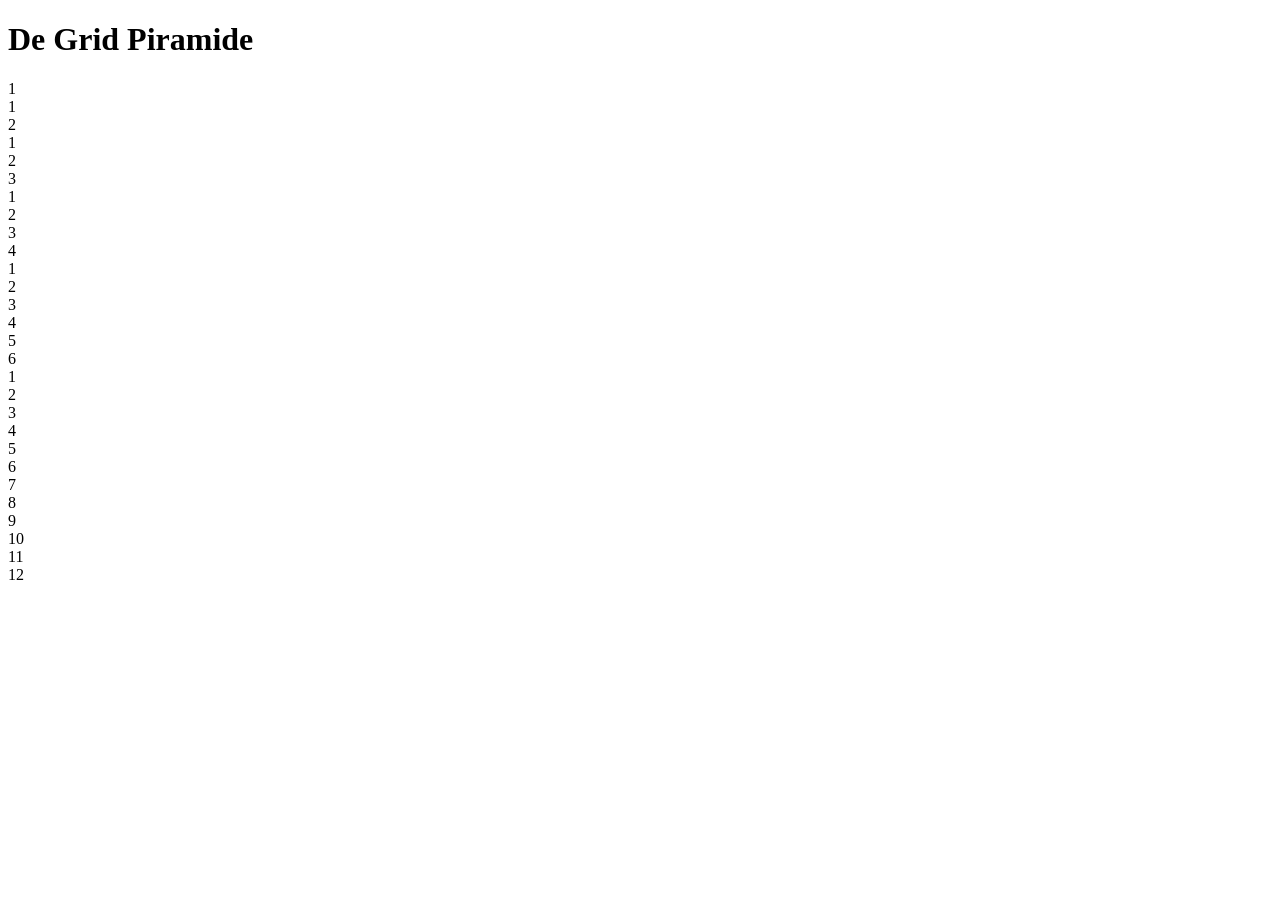
<file: 1 a/index.html>
<!DOCTYPE html>
<html lang="nl">
<head>
    <meta charset="UTF-8">
    <meta name="viewport" content="width=device-width, initial-scale=1.0">
    <title>Opdracht 1 - Grid Systeem</title>
    <!-- Hier koppel je jouw style.css bestand -->
    <link rel="stylesheet" href="style.css">
</head>
<body>

    <div class="container">
        <h1>De Grid Piramide</h1>

        <!-- Rij 1: 1 kolom -->
        <div class="row">
            <div class="col-12">1</div>
        </div>

        <!-- Rij 2: 2 kolommen -->
        <div class="row">
            <div class="col-6">1</div>
            <div class="col-6">2</div>
        </div>

        <!-- Rij 3: 3 kolommen -->
        <div class="row">
            <div class="col-4">1</div>
            <div class="col-4">2</div>
            <div class="col-4">3</div>
        </div>

        <!-- Rij 4: 4 kolommen -->
        <div class="row">
            <div class="col-3">1</div>
            <div class="col-3">2</div>
            <div class="col-3">3</div>
            <div class="col-3">4</div>
        </div>

        <!-- Rij 5: 6 kolommen -->
        <div class="row">
            <div class="col-2">1</div>
            <div class="col-2">2</div>
            <div class="col-2">3</div>
            <div class="col-2">4</div>
            <div class="col-2">5</div>
            <div class="col-2">6</div>
        </div>

        <!-- Rij 6: 12 kolommen -->
        <div class="row">
            <div class="col-1">1</div>
            <div class="col-1">2</div>
            <div class="col-1">3</div>
            <div class="col-1">4</div>
            <div class="col-1">5</div>
            <div class="col-1">6</div>
            <div class="col-1">7</div>
            <div class="col-1">8</div>
            <div class="col-1">9</div>
            <div class="col-1">10</div>
            <div class="col-1">11</div>
            <div class="col-1">12</div>
        </div>
    </div>

</body>
</html>
</file>
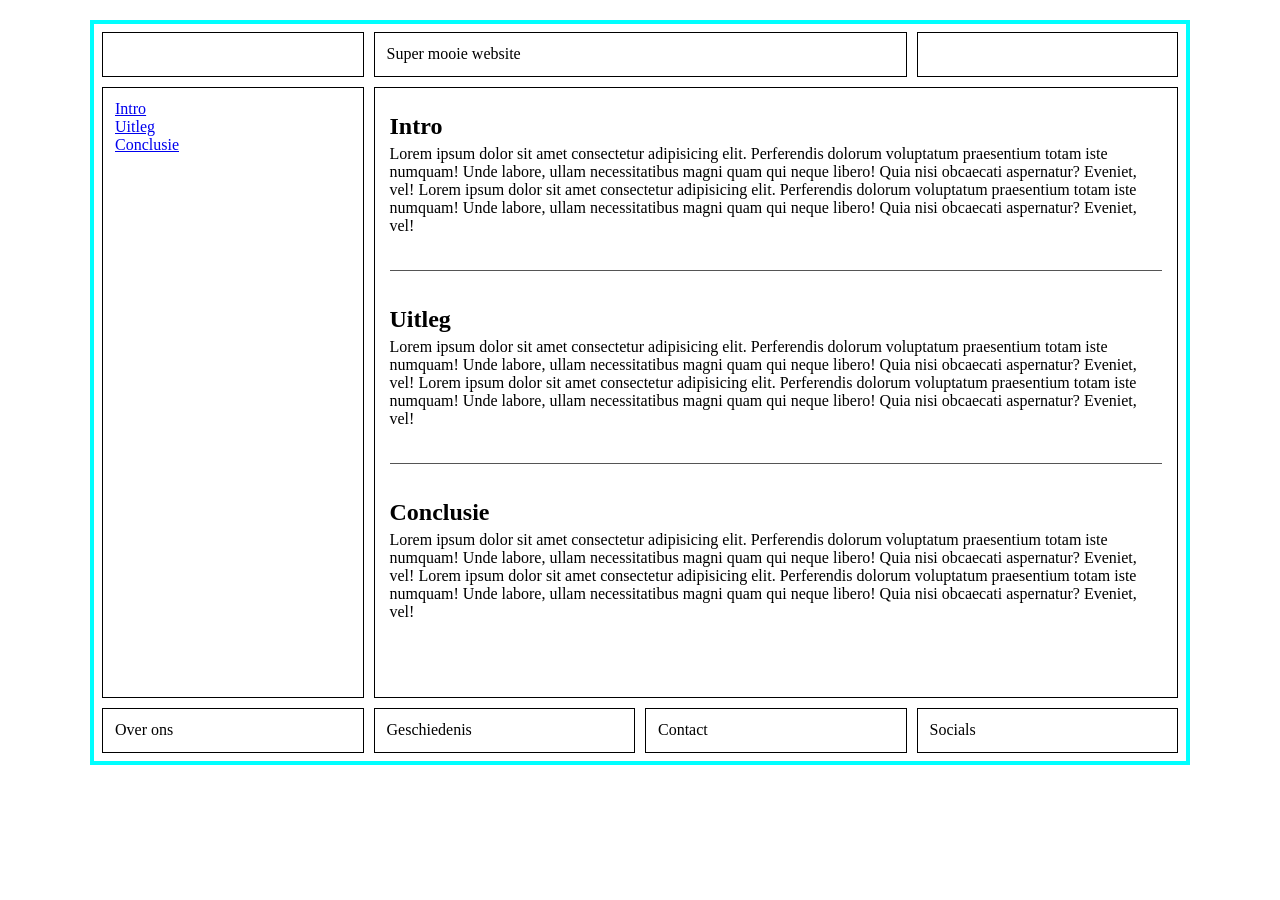
<file: 1 c/index.html>
<!DOCTYPE html>
<html lang="nl">
<head>
    <meta charset="UTF-8">
    <meta name="viewport" content="width=device-width, initial-scale=1.0">
    <title>Super mooie website</title>
    <link rel="stylesheet" href="style.css">
</head>
<body>

    <div class="container grid">
        <!-- Bovenste rij (3 kolommen: 3 + 6 + 3 = 12) -->
        <header class="box col-span-3"></header>
        <header class="box col-span-6">Super mooie website</header>
        <header class="box col-span-3"></header>

        <!-- Middelste rij: Navigatie links (3 kolommen) en Hoofdinhoud rechts (9 kolommen) -->
        <nav class="box col-span-3 sidebar">
            <ul>
                <li><a href="#intro">Intro</a></li>
                <li><a href="#uitleg">Uitleg</a></li>
                <li><a href="#conclusie">Conclusie</a></li>
            </ul>
        </nav>

        <main class="box col-span-9 content">
            <section id="intro">
                <h2>Intro</h2>
                <p>Lorem ipsum dolor sit amet consectetur adipisicing elit. Perferendis dolorum voluptatum praesentium totam iste numquam! Unde labore, ullam necessitatibus magni quam qui neque libero! Quia nisi obcaecati aspernatur? Eveniet, vel! Lorem ipsum dolor sit amet consectetur adipisicing elit. Perferendis dolorum voluptatum praesentium totam iste numquam! Unde labore, ullam necessitatibus magni quam qui neque libero! Quia nisi obcaecati aspernatur? Eveniet, vel!</p>
            </section>

            <hr>

            <section id="uitleg">
                <h2>Uitleg</h2>
                <p>Lorem ipsum dolor sit amet consectetur adipisicing elit. Perferendis dolorum voluptatum praesentium totam iste numquam! Unde labore, ullam necessitatibus magni quam qui neque libero! Quia nisi obcaecati aspernatur? Eveniet, vel! Lorem ipsum dolor sit amet consectetur adipisicing elit. Perferendis dolorum voluptatum praesentium totam iste numquam! Unde labore, ullam necessitatibus magni quam qui neque libero! Quia nisi obcaecati aspernatur? Eveniet, vel!</p>
            </section>

            <hr>

            <section id="conclusie">
                <h2>Conclusie</h2>
                <p>Lorem ipsum dolor sit amet consectetur adipisicing elit. Perferendis dolorum voluptatum praesentium totam iste numquam! Unde labore, ullam necessitatibus magni quam qui neque libero! Quia nisi obcaecati aspernatur? Eveniet, vel! Lorem ipsum dolor sit amet consectetur adipisicing elit. Perferendis dolorum voluptatum praesentium totam iste numquam! Unde labore, ullam necessitatibus magni quam qui neque libero! Quia nisi obcaecati aspernatur? Eveniet, vel!</p>
            </section>
        </main>

        <!-- Onderste rij (4 gelijke kolommen: 3 + 3 + 3 + 3 = 12) -->
        <footer class="box col-span-3">Over ons</footer>
        <footer class="box col-span-3">Geschiedenis</footer>
        <footer class="box col-span-3">Contact</footer>
        <footer class="box col-span-3">Socials</footer>
    </div>

</body>
</html>
</file>
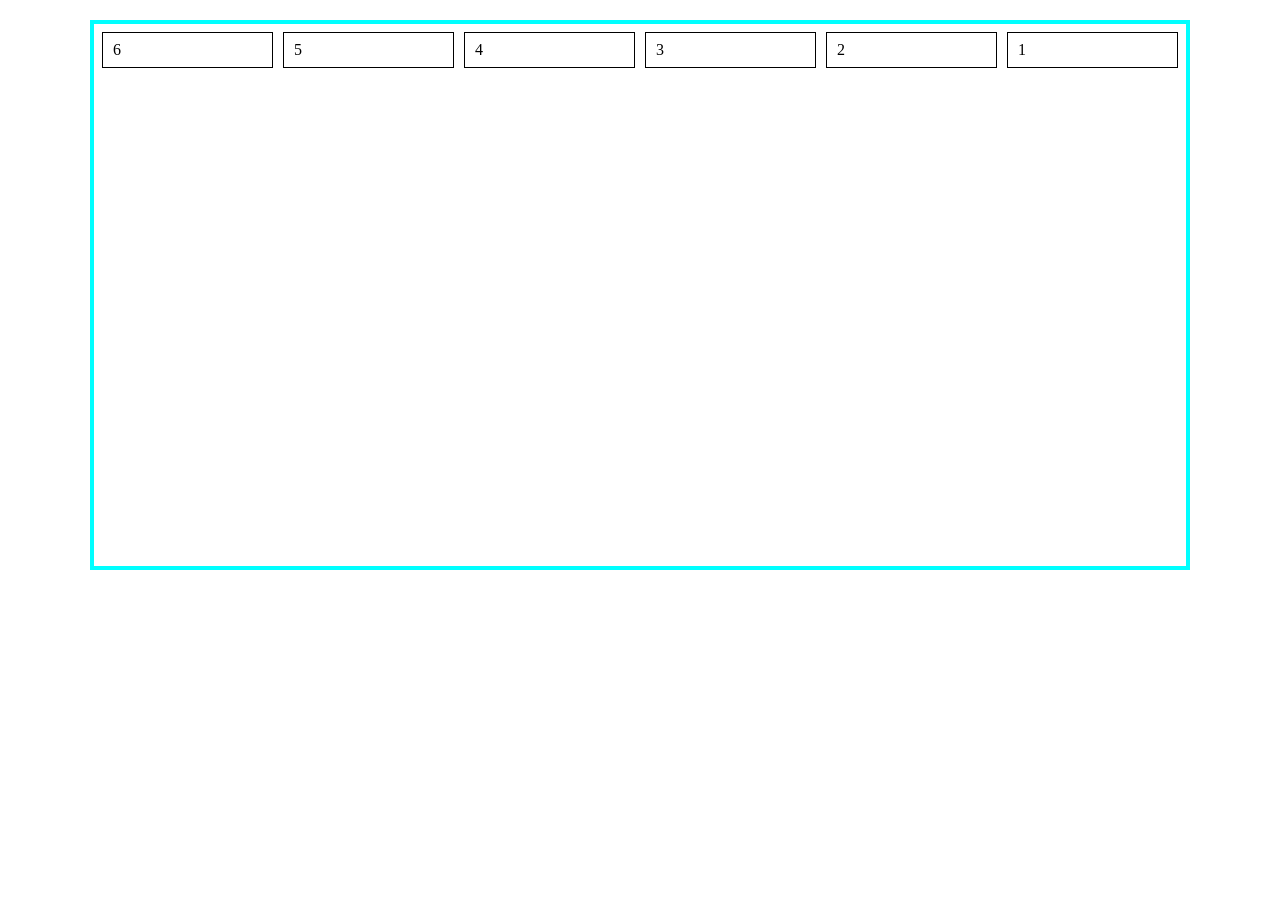
<file: 1d/index.html>
<!DOCTYPE html>
<html lang="nl">
<head>
    <meta charset="UTF-8">
    <meta name="viewport" content="width=device-width, initial-scale=1.0">
    <title>DIRG, oh nee, GRID!</title>
    <link rel="stylesheet" href="style.css">
</head>
<body>

    <div class="container">
        <div class="row reverse">
            <div class="col">1</div>
            <div class="col">2</div>
            <div class="col">3</div>
            <div class="col">4</div>
            <div class="col">5</div>
            <div class="col">6</div>
        </div>
    </div>

</body>
</html>
</file>
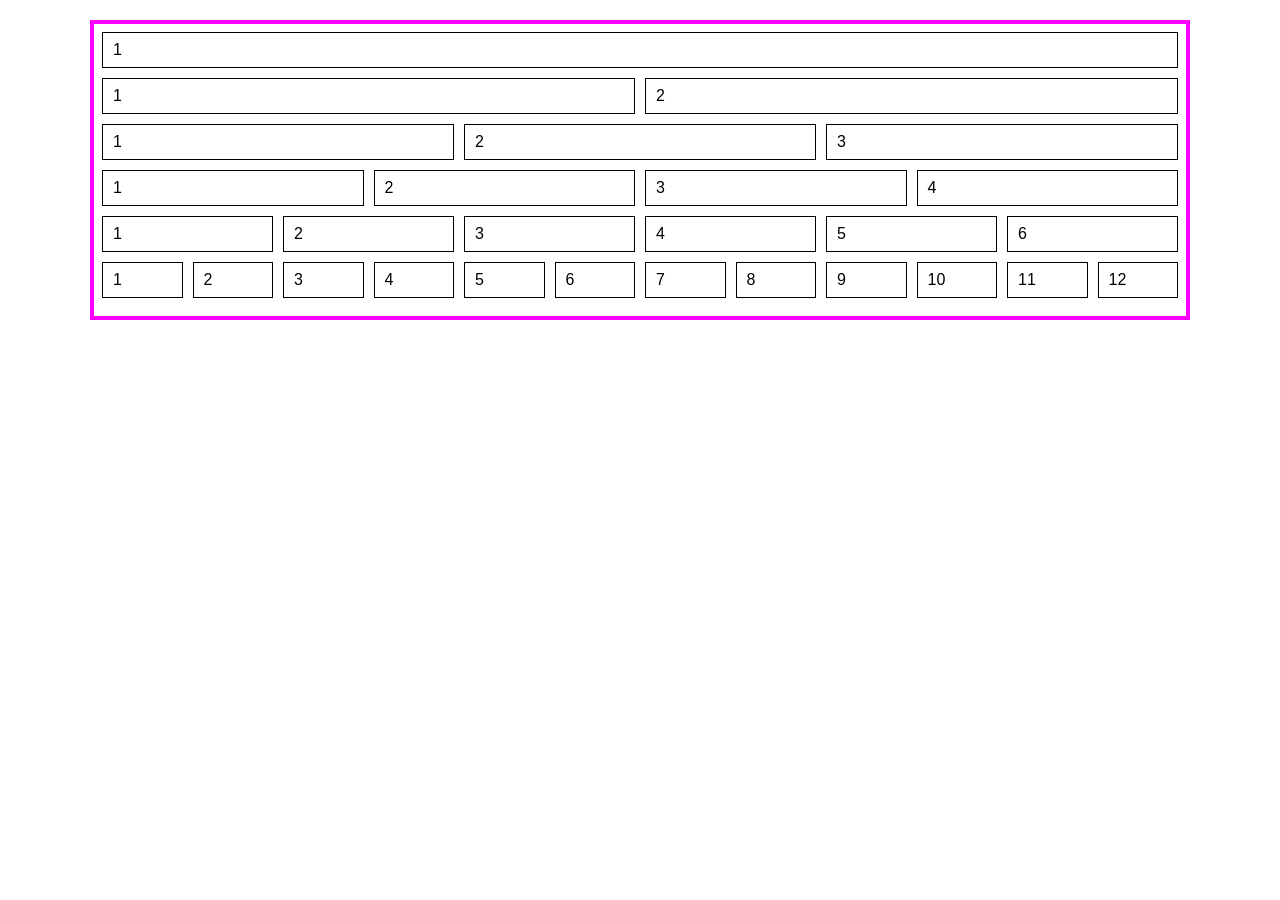
<file: 1e/index.html>
<!DOCTYPE html>
<html lang="nl">
<head>
    <meta charset="UTF-8">
    <meta name="viewport" content="width=device-width, initial-scale=1.0">
    <title>Grid Piramide & Media Queries</title>
    <link rel="stylesheet" href="style.css">
</head>
<body>

    <div class="container">
        <!-- Rij 1: 1 kolom -->
        <div class="row r1">
            <div class="col">1</div>
        </div>

        <!-- Rij 2: 2 kolommen -->
        <div class="row r2">
            <div class="col">1</div>
            <div class="col">2</div>
        </div>

        <!-- Rij 3: 3 kolommen -->
        <div class="row r3">
            <div class="col">1</div>
            <div class="col">2</div>
            <div class="col">3</div>
        </div>

        <!-- Rij 4: 4 kolommen -->
        <div class="row r4">
            <div class="col">1</div>
            <div class="col">2</div>
            <div class="col">3</div>
            <div class="col">4</div>
        </div>

        <!-- Rij 5: 6 kolommen -->
        <div class="row r6">
            <div class="col">1</div>
            <div class="col">2</div>
            <div class="col">3</div>
            <div class="col">4</div>
            <div class="col">5</div>
            <div class="col">6</div>
        </div>

        <!-- Rij 6: 12 kolommen -->
        <div class="row r12">
            <div class="col">1</div>
            <div class="col">2</div>
            <div class="col">3</div>
            <div class="col">4</div>
            <div class="col">5</div>
            <div class="col">6</div>
            <div class="col">7</div>
            <div class="col">8</div>
            <div class="col">9</div>
            <div class="col">10</div>
            <div class="col">11</div>
            <div class="col">12</div>
        </div>
    </div>

</body>
</html>
</file>
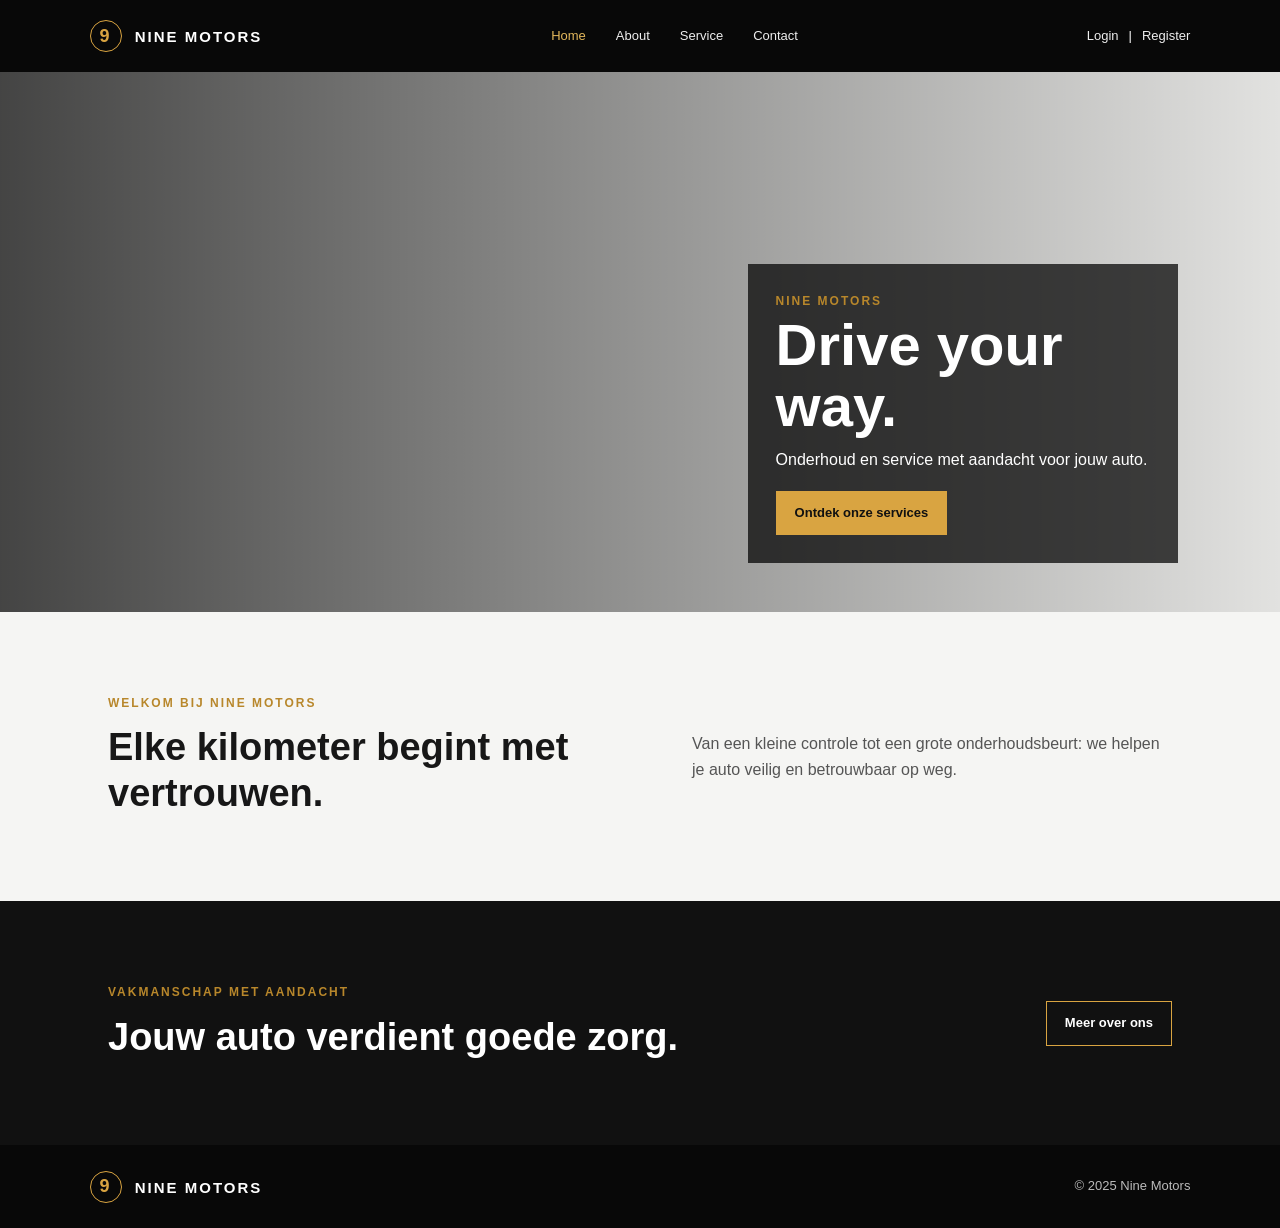
<file: OPDRACHT4/index.html>
<!DOCTYPE html>
<html lang="nl">
<head>
  <meta charset="UTF-8">
  <meta name="viewport" content="width=device-width, initial-scale=1.0">
  <title>Home | Nine Motors</title>
  <link rel="stylesheet" href="style.css">
</head>
<body>
  <nav class="navbar fixed-top flex-between">
    <a class="logo" href="index.html"><span>9</span> NINE MOTORS</a>

    <div class="nav-links flex-center">
      <a class="active" href="index.html">Home</a>
      <a href="about.html">About</a>
      <a href="service.html">Service</a>
      <a href="contact.html">Contact</a>
    </div>

    <div class="account-links flex-center">
      <a href="#">Login</a>
      <span>|</span>
      <a href="#">Register</a>
    </div>
  </nav>

  <main>
    <header class="hero">
      <div class="hero-shade"></div>
      <div class="hero-text position-bottom-right">
        <p class="eyebrow">NINE MOTORS</p>
        <h1>Drive your way.</h1>
        <p>Onderhoud en service met aandacht voor jouw auto.</p>
        <a class="button" href="service.html">Ontdek onze services</a>
      </div>
    </header>

    <section class="section intro flex-between">
      <div>
        <p class="eyebrow">WELKOM BIJ NINE MOTORS</p>
        <h2>Elke kilometer begint met vertrouwen.</h2>
      </div>
      <p>
        Van een kleine controle tot een grote onderhoudsbeurt: we helpen je
        auto veilig en betrouwbaar op weg.
      </p>
    </section>

    <section class="section dark-section flex-between">
      <div>
        <p class="eyebrow">VAKMANSCHAP MET AANDACHT</p>
        <h2>Jouw auto verdient goede zorg.</h2>
      </div>
      <a class="button button-light" href="about.html">Meer over ons</a>
    </section>
  </main>

  <footer class="footer flex-between">
    <a class="logo" href="index.html"><span>9</span> NINE MOTORS</a>
    <p>&copy; 2025 Nine Motors</p>
  </footer>
</body>
</html>
</file>
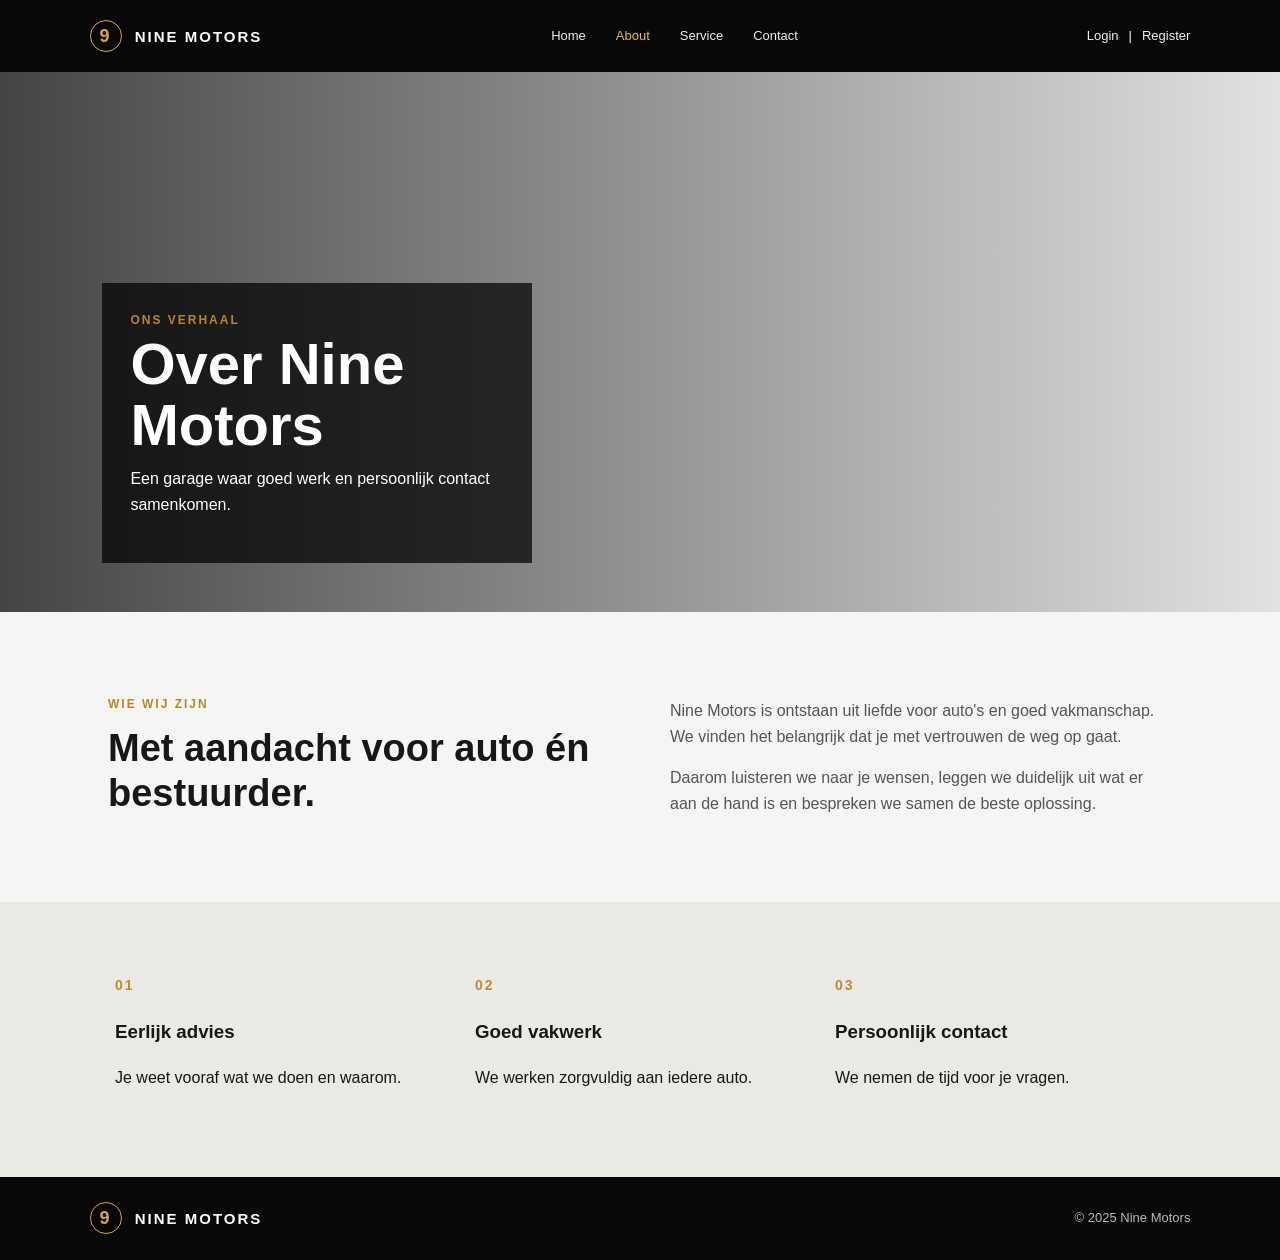
<file: OPDRACHT4/about.html>
<!DOCTYPE html>
<html lang="nl">
<head>
  <meta charset="UTF-8">
  <meta name="viewport" content="width=device-width, initial-scale=1.0">
  <title>About | Nine Motors</title>
  <link rel="stylesheet" href="style.css">
</head>
<body>
  <nav class="navbar fixed-top flex-between">
    <a class="logo" href="index.html"><span>9</span> NINE MOTORS</a>

    <div class="nav-links flex-center">
      <a href="index.html">Home</a>
      <a class="active" href="about.html">About</a>
      <a href="service.html">Service</a>
      <a href="contact.html">Contact</a>
    </div>

    <div class="account-links flex-center">
      <a href="#">Login</a>
      <span>|</span>
      <a href="#">Register</a>
    </div>
  </nav>

  <main>
    <header class="hero about-hero">
      <div class="hero-shade"></div>
      <div class="hero-text position-bottom-left">
        <p class="eyebrow">ONS VERHAAL</p>
        <h1>Over Nine Motors</h1>
        <p>Een garage waar goed werk en persoonlijk contact samenkomen.</p>
      </div>
    </header>

    <section class="section flex-between about-content">
      <div>
        <p class="eyebrow">WIE WIJ ZIJN</p>
        <h2>Met aandacht voor auto én bestuurder.</h2>
      </div>
      <div class="copy">
        <p>
          Nine Motors is ontstaan uit liefde voor auto's en goed vakmanschap.
          We vinden het belangrijk dat je met vertrouwen de weg op gaat.
        </p>
        <p>
          Daarom luisteren we naar je wensen, leggen we duidelijk uit wat er
          aan de hand is en bespreken we samen de beste oplossing.
        </p>
      </div>
    </section>

    <section class="section values flex-center">
      <article>
        <span class="number">01</span>
        <h3>Eerlijk advies</h3>
        <p>Je weet vooraf wat we doen en waarom.</p>
      </article>
      <article>
        <span class="number">02</span>
        <h3>Goed vakwerk</h3>
        <p>We werken zorgvuldig aan iedere auto.</p>
      </article>
      <article>
        <span class="number">03</span>
        <h3>Persoonlijk contact</h3>
        <p>We nemen de tijd voor je vragen.</p>
      </article>
    </section>
  </main>

  <footer class="footer flex-between">
    <a class="logo" href="index.html"><span>9</span> NINE MOTORS</a>
    <p>&copy; 2025 Nine Motors</p>
  </footer>
</body>
</html>
</file>
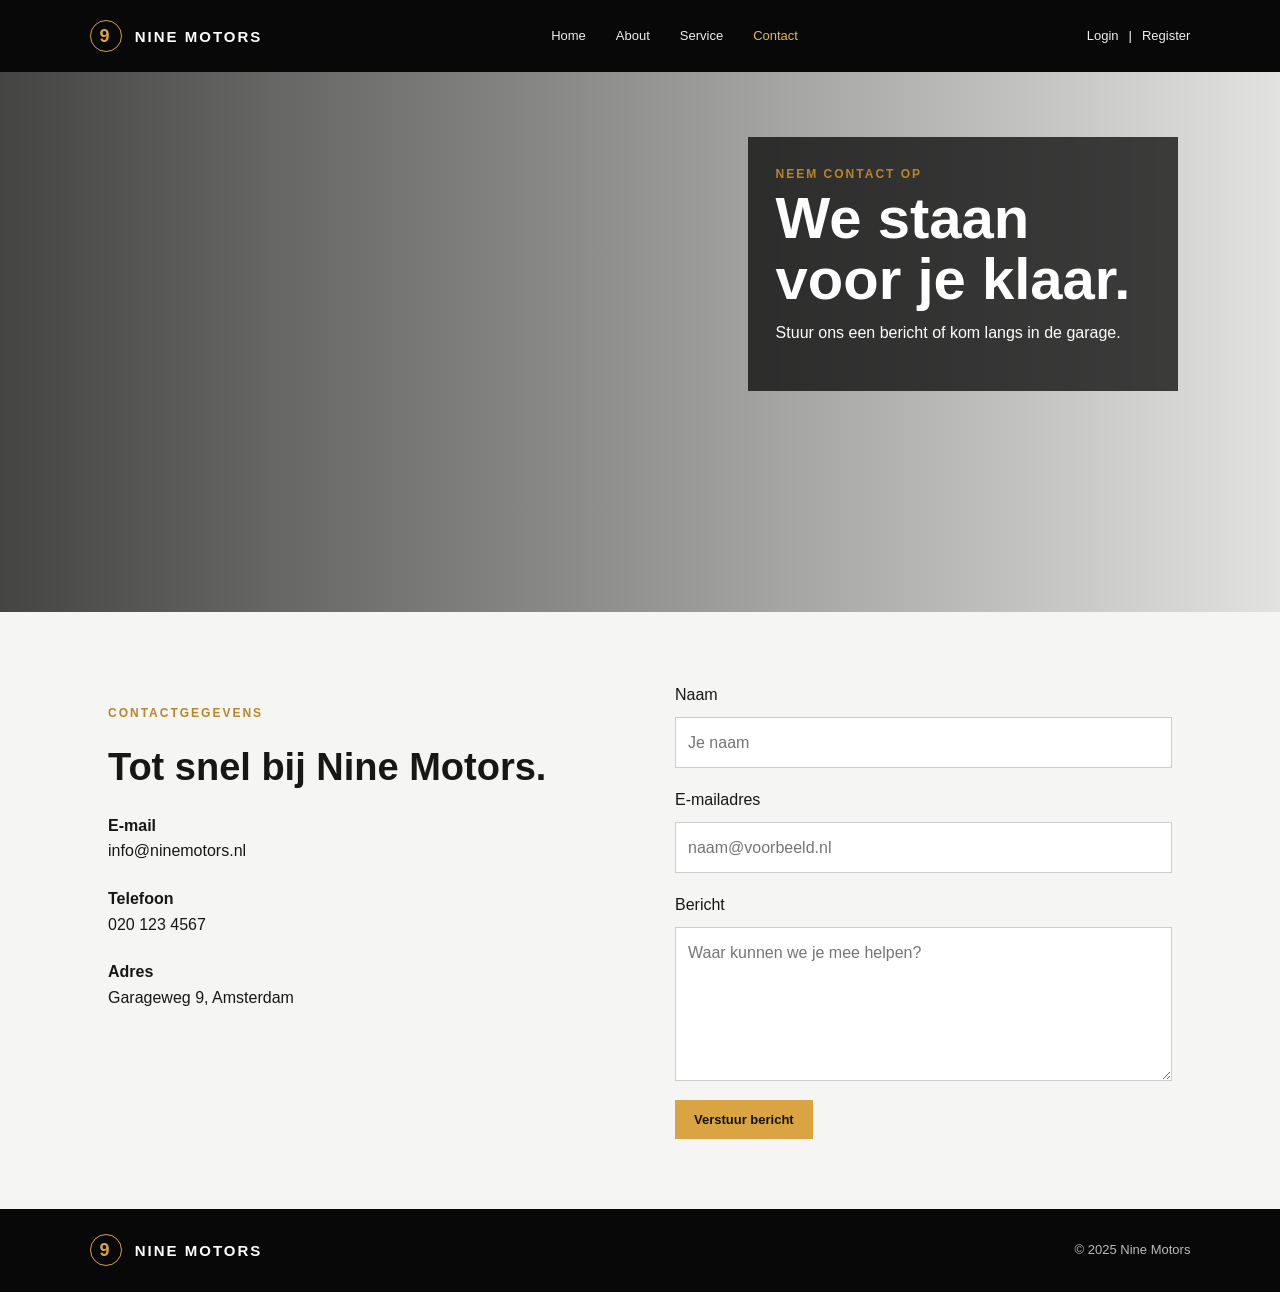
<file: OPDRACHT4/contact.html>
<!DOCTYPE html>
<html lang="nl">
<head>
  <meta charset="UTF-8">
  <meta name="viewport" content="width=device-width, initial-scale=1.0">
  <title>Contact | Nine Motors</title>
  <link rel="stylesheet" href="style.css">
</head>
<body>
  <nav class="navbar fixed-top flex-between">
    <a class="logo" href="index.html"><span>9</span> NINE MOTORS</a>

    <div class="nav-links flex-center">
      <a href="index.html">Home</a>
      <a href="about.html">About</a>
      <a href="service.html">Service</a>
      <a class="active" href="contact.html">Contact</a>
    </div>

    <div class="account-links flex-center">
      <a href="#">Login</a>
      <span>|</span>
      <a href="#">Register</a>
    </div>
  </nav>

  <main>
    <header class="hero contact-hero">
      <div class="hero-shade"></div>
      <div class="hero-text position-top-right">
        <p class="eyebrow">NEEM CONTACT OP</p>
        <h1>We staan voor je klaar.</h1>
        <p>Stuur ons een bericht of kom langs in de garage.</p>
      </div>
    </header>

    <section class="section contact-layout flex-between">
      <div class="contact-info">
        <p class="eyebrow">CONTACTGEGEVENS</p>
        <h2>Tot snel bij Nine Motors.</h2>
        <p><strong>E-mail</strong><br>info@ninemotors.nl</p>
        <p><strong>Telefoon</strong><br>020 123 4567</p>
        <p><strong>Adres</strong><br>Garageweg 9, Amsterdam</p>
      </div>

      <form class="contact-form">
        <label for="naam">Naam</label>
        <input id="naam" name="naam" type="text" placeholder="Je naam">

        <label for="email">E-mailadres</label>
        <input id="email" name="email" type="email" placeholder="naam@voorbeeld.nl">

        <label for="bericht">Bericht</label>
        <textarea id="bericht" name="bericht" rows="5" placeholder="Waar kunnen we je mee helpen?"></textarea>

        <button class="button" type="submit">Verstuur bericht</button>
      </form>
    </section>
  </main>

  <footer class="footer flex-between">
    <a class="logo" href="index.html"><span>9</span> NINE MOTORS</a>
    <p>&copy; 2025 Nine Motors</p>
  </footer>
</body>
</html>
</file>
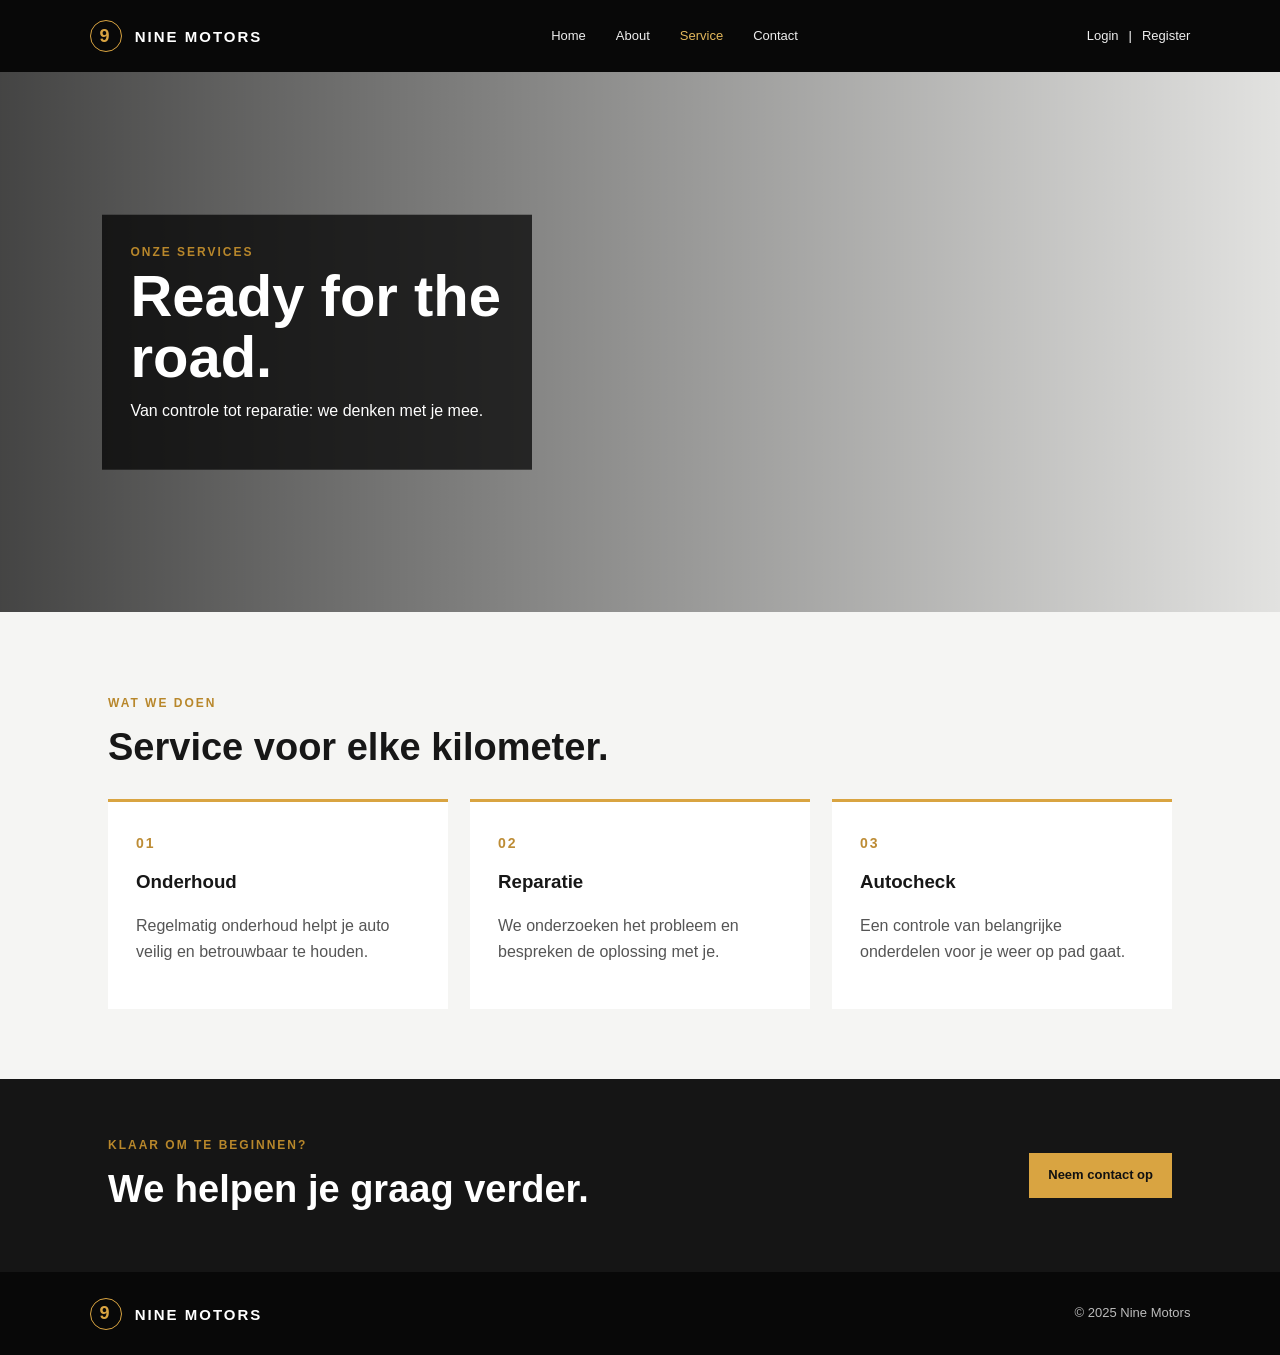
<file: OPDRACHT4/service.html>
<!DOCTYPE html>
<html lang="nl">
<head>
  <meta charset="UTF-8">
  <meta name="viewport" content="width=device-width, initial-scale=1.0">
  <title>Service | Nine Motors</title>
  <link rel="stylesheet" href="style.css">
</head>
<body>
  <nav class="navbar fixed-top flex-between">
    <a class="logo" href="index.html"><span>9</span> NINE MOTORS</a>

    <div class="nav-links flex-center">
      <a href="index.html">Home</a>
      <a href="about.html">About</a>
      <a class="active" href="service.html">Service</a>
      <a href="contact.html">Contact</a>
    </div>

    <div class="account-links flex-center">
      <a href="#">Login</a>
      <span>|</span>
      <a href="#">Register</a>
    </div>
  </nav>

  <main>
    <header class="hero service-hero">
      <div class="hero-shade"></div>
      <div class="hero-text position-center">
        <p class="eyebrow">ONZE SERVICES</p>
        <h1>Ready for the road.</h1>
        <p>Van controle tot reparatie: we denken met je mee.</p>
      </div>
    </header>

    <section class="section">
      <p class="eyebrow">WAT WE DOEN</p>
      <h2>Service voor elke kilometer.</h2>

      <div class="service-grid flex-center">
        <article class="service-card">
          <span class="number">01</span>
          <h3>Onderhoud</h3>
          <p>Regelmatig onderhoud helpt je auto veilig en betrouwbaar te houden.</p>
        </article>
        <article class="service-card">
          <span class="number">02</span>
          <h3>Reparatie</h3>
          <p>We onderzoeken het probleem en bespreken de oplossing met je.</p>
        </article>
        <article class="service-card">
          <span class="number">03</span>
          <h3>Autocheck</h3>
          <p>Een controle van belangrijke onderdelen voor je weer op pad gaat.</p>
        </article>
      </div>
    </section>

    <section class="cta-section flex-between">
      <div>
        <p class="eyebrow">KLAAR OM TE BEGINNEN?</p>
        <h2>We helpen je graag verder.</h2>
      </div>
      <a class="button" href="contact.html">Neem contact op</a>
    </section>
  </main>

  <footer class="footer flex-between">
    <a class="logo" href="index.html"><span>9</span> NINE MOTORS</a>
    <p>&copy; 2025 Nine Motors</p>
  </footer>
</body>
</html>
</file>
<file: 1 a/style.css>
.col-1 {
  flex-grow: 0;
  flex-basis: 8.33%;
}

.col-2 {
  flex-grow: 0;
  flex-basis: 16.67%;
}

.col-3 {
  flex-grow: 0;
  flex-basis: 25%;
}

.col-4 {
  flex-grow: 0;
  flex-basis: 33.33%;
}

.col-5 {
  flex-grow: 0;
  flex-basis: 41.67%;
}

.col-6 {
  flex-grow: 0;
  flex-basis: 50%;
}

.col-7 {
  flex-grow: 0;
  flex-basis: 58.33%;
}

.col-8 {
  flex-grow: 0;
  flex-basis: 66.67%;
}

.col-9 {
  flex-grow: 0;
  flex-basis: 75%;
}

.col-10 {
  flex-grow: 0;
  flex-basis: 83.33%;
}

.col-11 {
  flex-grow: 0;
  flex-basis: 91.67%;
}

.col-12 {
  flex-grow: 0;
  flex-basis: 100%;
}
</file>
<file: 1 c/style.css>
/* Basis reset */
* {
    box-sizing: border-box;
}

body {
    font-family: "Times New Roman", Times, serif;
    margin: 20px;
}

/* Zelfgemaakt 12-koloms Grid Systeem */
.grid {
    display: grid;
    grid-template-columns: repeat(12, 1fr);
    gap: 10px;
}

.col-span-3 {
    grid-column: span 3;
}

.col-span-6 {
    grid-column: span 6;
}

.col-span-9 {
    grid-column: span 9;
}

/* Buitenste cyaan/lichtblauwe kader */
.container {
    max-width: 1100px;
    margin: 0 auto;
    border: 4px solid #00ffff;
    padding: 8px;
}

/* Algemene styling voor de vakken */
.box {
    border: 1px solid #000000;
    padding: 12px;
    min-height: 45px;
}

/* Zijbalk (navigatie) */
.sidebar ul {
    list-style-type: none;
    padding: 0;
    margin: 0;
}

/* Hoofdinhoud */
.content {
    padding: 25px 15px 60px 15px;
}

.content h2 {
    margin-top: 0;
    margin-bottom: 5px;
}

.content p {
    margin-top: 0;
}

.content hr {
    border: none;
    border-top: 1px solid #555555;
    margin: 35px 0;
}
</file>
<file: 1d/style.css>
/* Basis reset */
* {
    box-sizing: border-box;
}

body {
    margin: 20px;
    font-family: "Times New Roman", Times, serif;
}

/* Cyaan buitenste kader */
.container {
    max-width: 1100px;
    min-height: 550px;
    margin: 0 auto;
    border: 4px solid #00ffff;
    padding: 8px;
}

/* Grid rij met 6 gelijke kolommen */
.row {
    display: grid;
    grid-template-columns: repeat(6, 1fr);
    gap: 10px;
}

/* Draait de volgorde van de kolommen om (van rechts naar links) */
.reverse {
    direction: rtl;
}

/* Zorgt ervoor dat de tekst binnen de kolommen wel normaal van links naar rechts blijft staan */
.reverse .col {
    direction: ltr;
}

/* Styling van de losse kolommen */
.col {
    border: 1px solid #000000;
    padding: 8px 10px;
}
</file>
<file: 1e/style.css>
/* Basis reset */
* {
    box-sizing: border-box;
}

body {
    margin: 20px;
    font-family: Arial, sans-serif;
}

/* Container met roze/paarse rand */
.container {
    max-width: 1100px;
    margin: 0 auto;
    border: 4px solid magenta;
    padding: 8px;
}

/* Standaard rij styling */
.row {
    display: grid;
    gap: 10px;
    margin-bottom: 10px;
}

/* Aantal kolommen per rij op grote schermen */
.r1 { grid-template-columns: repeat(1, 1fr); }
.r2 { grid-template-columns: repeat(2, 1fr); }
.r3 { grid-template-columns: repeat(3, 1fr); }
.r4 { grid-template-columns: repeat(4, 1fr); }
.r6 { grid-template-columns: repeat(6, 1fr); }
.r12 { grid-template-columns: repeat(12, 1fr); }

/* Losse kolom styling */
.col {
    border: 1px solid #000000;
    padding: 8px 10px;
}

/* --- MEDIA QUERY (scherm kleiner dan 576px) --- */
@media (max-width: 576px) {
    .container {
        border: 5px solid red; /* Verandert de rand naar rood zoals in het voorbeeld */
    }

    /* Zorgt ervoor dat alle rijen op kleine schermen 1 kolom van 100% breedte krijgen */
    .row {
        grid-template-columns: 1fr;
    }
}
</file>
<file: OPDRACHT4/style.css>
/* Basis */
* {
  box-sizing: border-box;
}

html {
  scroll-behavior: smooth;
}

body {
  margin: 0;
  padding-top: 72px;
  background: #f5f5f3;
  color: #171717;
  font-family: Arial, Helvetica, sans-serif;
  line-height: 1.6;
}

a {
  color: inherit;
}

/* Utility classes: flex en position */
.flex-center {
  display: flex;
  align-items: center;
  justify-content: center;
}

.flex-between {
  display: flex;
  align-items: center;
  justify-content: space-between;
}

.fixed-top {
  position: fixed;
  top: 0;
  right: 0;
  left: 0;
}

.position-bottom-right {
  position: absolute;
  right: 8%;
  bottom: 9%;
}

.position-bottom-left {
  position: absolute;
  bottom: 9%;
  left: 8%;
}

.position-center {
  position: absolute;
  top: 50%;
  left: 8%;
  transform: translateY(-50%);
}

.position-top-right {
  position: absolute;
  top: 12%;
  right: 8%;
}

/* Navigatie */
.navbar {
  z-index: 100;
  min-height: 72px;
  padding: 0 7%;
  background: #080808;
  color: #fff;
}

.logo {
  color: #fff;
  font-size: 15px;
  font-weight: 700;
  letter-spacing: 2px;
  text-decoration: none;
}

.logo span {
  display: inline-flex;
  width: 32px;
  height: 32px;
  align-items: center;
  justify-content: center;
  margin-right: 7px;
  border: 1px solid #d9a441;
  border-radius: 50%;
  color: #d9a441;
  font-size: 18px;
}

.nav-links {
  gap: 30px;
}

.nav-links a,
.account-links a {
  color: #eee;
  font-size: 13px;
  text-decoration: none;
  transition: color 0.2s;
}

.nav-links a:hover,
.nav-links a.active,
.account-links a:hover {
  color: #e3b85c;
}

.account-links {
  gap: 10px;
  font-size: 13px;
}

/* Grote banner */
.hero {
  position: relative;
  min-height: 540px;
  overflow: hidden;
  background-position: center;
  background-size: cover;
  color: #fff;
}

.hero::before {
  position: absolute;
  inset: 0;
  background-position: center;
  background-size: cover;
  content: "";
}

.hero-shade {
  position: absolute;
  inset: 0;
  background: linear-gradient(90deg, rgba(0, 0, 0, 0.72), rgba(0, 0, 0, 0.08));
}

.hero-text {
  z-index: 1;
  max-width: 430px;
  padding: 28px;
  background: rgba(0, 0, 0, 0.72);
}

.hero-text h1 {
  margin: 4px 0 10px;
  font-size: clamp(34px, 5vw, 58px);
  line-height: 1.05;
}

.hero-text p {
  margin: 8px 0 18px;
}

.hero-text .eyebrow {
  margin: 0;
}

.hero:has(.hero-text) {
  isolation: isolate;
}

body:has(.intro) .hero::before {
  background-image: url("https://images.unsplash.com/photo-1492144534655-ae79c964c9d7?auto=format&fit=crop&w=1800&q=85");
}

body:has(.about-content) .hero::before {
  background-image: url("https://images.unsplash.com/photo-1503376780353-7e6692767b70?auto=format&fit=crop&w=1800&q=85");
}

body:has(.service-grid) .hero::before {
  background-image: url("https://images.unsplash.com/photo-1486262715619-67b85e0b08d3?auto=format&fit=crop&w=1800&q=85");
}

body:has(.contact-layout) .hero::before {
  background-image: url("https://images.unsplash.com/photo-1489824904134-891ab64532f1?auto=format&fit=crop&w=1800&q=85");
}

/* Inhoud */
.section {
  max-width: 1120px;
  margin: 0 auto;
  padding: 70px 28px;
}

.section h2,
.cta-section h2 {
  margin: 5px 0 15px;
  font-size: clamp(26px, 3vw, 38px);
  line-height: 1.2;
}

.intro {
  gap: 60px;
}

.intro > * {
  flex: 1;
}

.intro > p {
  max-width: 480px;
  color: #555;
}

.eyebrow {
  color: #b8872b;
  font-size: 12px;
  font-weight: 700;
  letter-spacing: 2px;
}

.dark-section {
  max-width: none;
  padding-right: max(7%, calc((100% - 1064px) / 2));
  padding-left: max(7%, calc((100% - 1064px) / 2));
  background: #111;
  color: #fff;
}

.button {
  display: inline-block;
  border: 1px solid #d9a441;
  padding: 11px 18px;
  background: #d9a441;
  color: #111;
  font-size: 13px;
  font-weight: 700;
  text-decoration: none;
  cursor: pointer;
}

.button:hover {
  background: #f0c875;
  border-color: #f0c875;
}

.button-light {
  background: transparent;
  color: #fff;
}

/* About */
.about-content {
  gap: 60px;
}

.about-content > * {
  flex: 1;
}

.copy {
  color: #555;
}

.values {
  max-width: none;
  gap: 30px;
  background: #eae9e4;
}

.values article {
  flex: 1;
  max-width: 330px;
}

.number {
  color: #bd8c35;
  font-size: 14px;
  font-weight: 700;
  letter-spacing: 2px;
}

/* Services */
.service-grid {
  align-items: stretch;
  gap: 22px;
  margin-top: 28px;
}

.service-card {
  flex: 1;
  padding: 28px;
  border-top: 3px solid #d9a441;
  background: #fff;
}

.service-card h3 {
  margin: 12px 0 8px;
}

.service-card p {
  color: #555;
}

.cta-section {
  padding: 45px max(7%, calc((100% - 1064px) / 2));
  background: #151515;
  color: white;
}

/* Contact */
.contact-layout {
  align-items: flex-start;
  gap: 70px;
}

.contact-info,
.contact-form {
  flex: 1;
}

.contact-info p {
  margin: 22px 0;
}

.contact-form {
  display: flex;
  flex-direction: column;
  gap: 9px;
}

.contact-form input,
.contact-form textarea {
  width: 100%;
  margin-bottom: 10px;
  border: 1px solid #ccc;
  padding: 12px;
  background: #fff;
  color: #171717;
  font: inherit;
}

.contact-form textarea {
  resize: vertical;
}

.contact-form .button {
  align-self: flex-start;
}

/* Footer */
.footer {
  min-height: 82px;
  padding: 18px 7%;
  background: #080808;
  color: #bbb;
  font-size: 13px;
}

/* Mobiel */
@media (max-width: 760px) {
  body {
    padding-top: 112px;
  }

  .navbar {
    min-height: 112px;
    flex-wrap: wrap;
    gap: 10px;
    padding: 10px 5%;
  }

  .nav-links {
    order: 3;
    width: 100%;
    justify-content: space-between;
    gap: 10px;
  }

  .account-links {
    margin-left: auto;
  }

  .hero {
    min-height: 450px;
  }

  .hero-text {
    right: 5%;
    bottom: 6%;
    left: 5%;
    max-width: none;
  }

  .position-center,
  .position-top-right {
    top: auto;
    right: 5%;
    bottom: 6%;
    left: 5%;
    transform: none;
  }

  .intro,
  .about-content,
  .service-grid,
  .contact-layout,
  .cta-section,
  .footer {
    align-items: flex-start;
    flex-direction: column;
  }

  .intro,
  .about-content,
  .contact-layout {
    gap: 20px;
  }

  .values {
    align-items: flex-start;
    flex-direction: column;
  }

  .section {
    padding: 48px 22px;
  }
}
</file>
